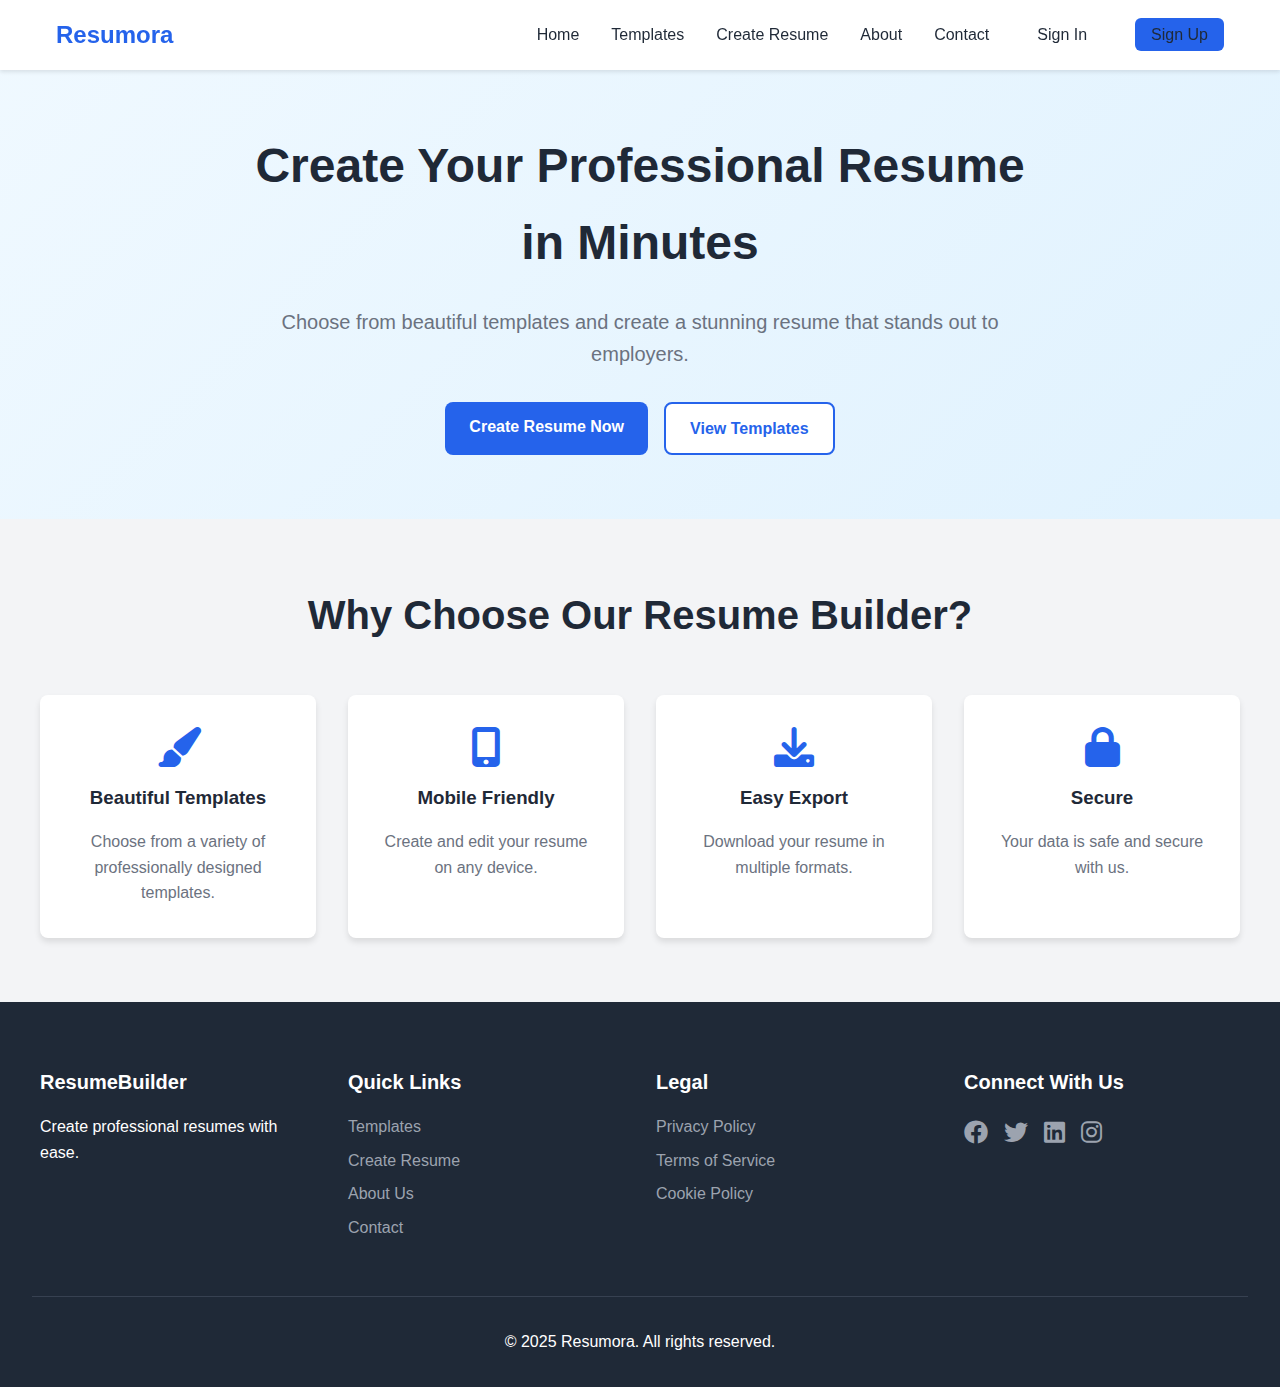
<file: index.html>
<!DOCTYPE html>
<html lang="en">
<head>
    <meta charset="UTF-8">
    <meta name="viewport" content="width=device-width, initial-scale=1.0">
    <title>Resumora - Your Smart Resume Builder</title>
    <link rel="stylesheet" href="styles/main.css">
    <link rel="stylesheet" href="https://cdnjs.cloudflare.com/ajax/libs/font-awesome/6.0.0/css/all.min.css">
</head>
<body>
    <!-- Header/Navigation -->
    <header class="header">
        <nav class="nav-container">
            <div class="logo">
                <a href="index.html">Resumora</a>
            </div>
            <ul class="nav-links">
                <li><a href="index.html" class="active">Home</a></li>
                <li><a href="templates.html">Templates</a></li>
                <li><a href="create.html">Create Resume</a></li>
                <li><a href="about.html">About</a></li>
                <li><a href="contact.html">Contact</a></li>
                <li><a href="login.html" class="btn-login">Sign In</a></li>
                <li><a href="login.html" class="btn-signup">Sign Up</a></li>
            </ul>
            <div class="mobile-menu">
                <i class="fas fa-bars"></i>
            </div>
        </nav>
    </header>

    <!-- Hero Section -->
    <section class="hero">
        <div class="hero-content">
            <h1>Create Your Professional Resume in Minutes</h1>
            <p>Choose from beautiful templates and create a stunning resume that stands out to employers.</p>
            <div class="hero-buttons">
                <a href="create.html" class="btn-primary">Create Resume Now</a>
                <a href="templates.html" class="btn-secondary">View Templates</a>
            </div>
        </div>
    </section>

    <!-- Features Section -->
    <section class="features">
        <h2>Why Choose Our Resume Builder?</h2>
        <div class="features-grid">
            <div class="feature-card">
                <i class="fas fa-paint-brush"></i>
                <h3>Beautiful Templates</h3>
                <p>Choose from a variety of professionally designed templates.</p>
            </div>
            <div class="feature-card">
                <i class="fas fa-mobile-alt"></i>
                <h3>Mobile Friendly</h3>
                <p>Create and edit your resume on any device.</p>
            </div>
            <div class="feature-card">
                <i class="fas fa-download"></i>
                <h3>Easy Export</h3>
                <p>Download your resume in multiple formats.</p>
            </div>
            <div class="feature-card">
                <i class="fas fa-lock"></i>
                <h3>Secure</h3>
                <p>Your data is safe and secure with us.</p>
            </div>
        </div>
    </section>

    <!-- Footer -->
    <footer class="footer">
        <div class="footer-content">
            <div class="footer-section">
                <h4>ResumeBuilder</h4>
                <p>Create professional resumes with ease.</p>
            </div>
            <div class="footer-section">
                <h4>Quick Links</h4>
                <ul>
                    <li><a href="templates.html">Templates</a></li>
                    <li><a href="create.html">Create Resume</a></li>
                    <li><a href="about.html">About Us</a></li>
                    <li><a href="contact.html">Contact</a></li>
                </ul>
            </div>
            <div class="footer-section">
                <h4>Legal</h4>
                <ul>
                    <li><a href="#">Privacy Policy</a></li>
                    <li><a href="#">Terms of Service</a></li>
                    <li><a href="#">Cookie Policy</a></li>
                </ul>
            </div>
            <div class="footer-section">
                <h4>Connect With Us</h4>
                <div class="social-links">
                    <a href="#"><i class="fab fa-facebook"></i></a>
                    <a href="#"><i class="fab fa-twitter"></i></a>
                    <a href="#"><i class="fab fa-linkedin"></i></a>
                    <a href="#"><i class="fab fa-instagram"></i></a>
                </div>
            </div>
        </div>
        <div class="footer-bottom">
            <p>&copy; 2025 Resumora. All rights reserved.</p>
        </div>
    </footer>

    <script src="scripts/main.js"></script>
</body>
</html>
</file>
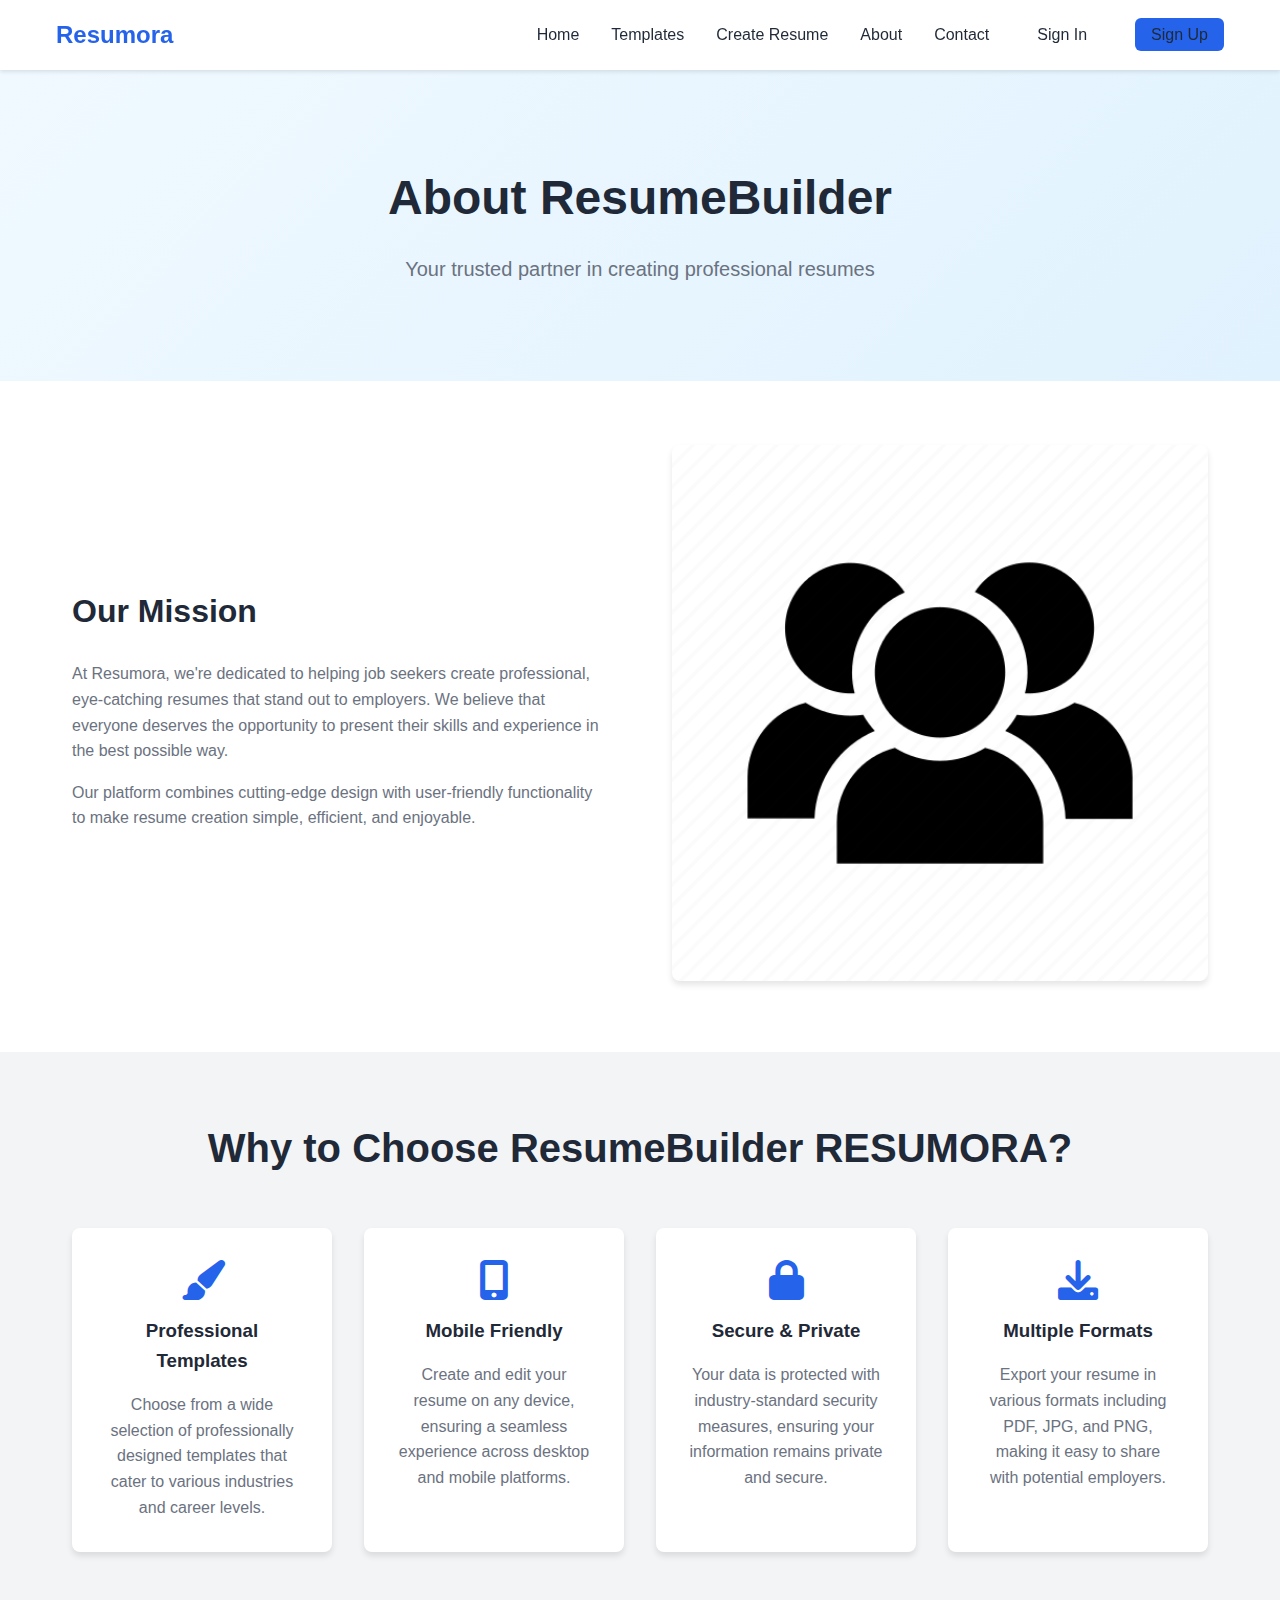
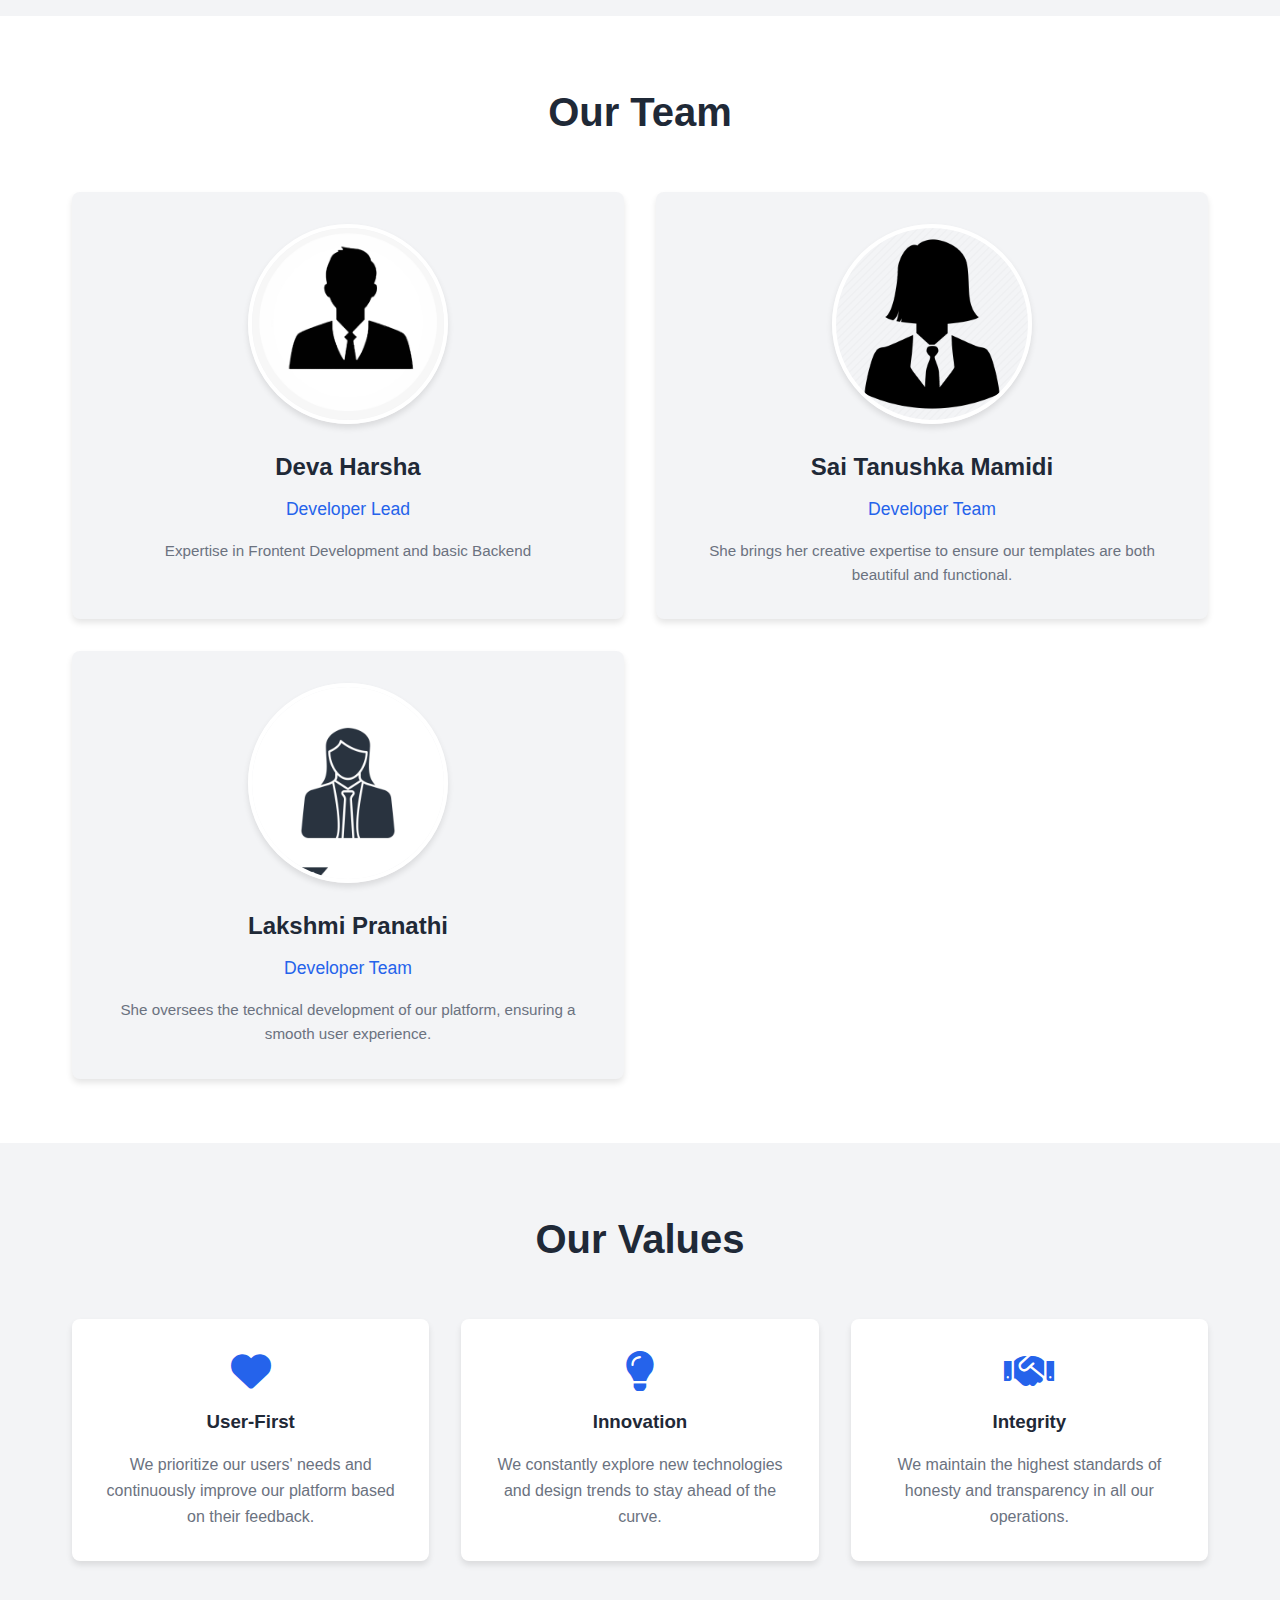
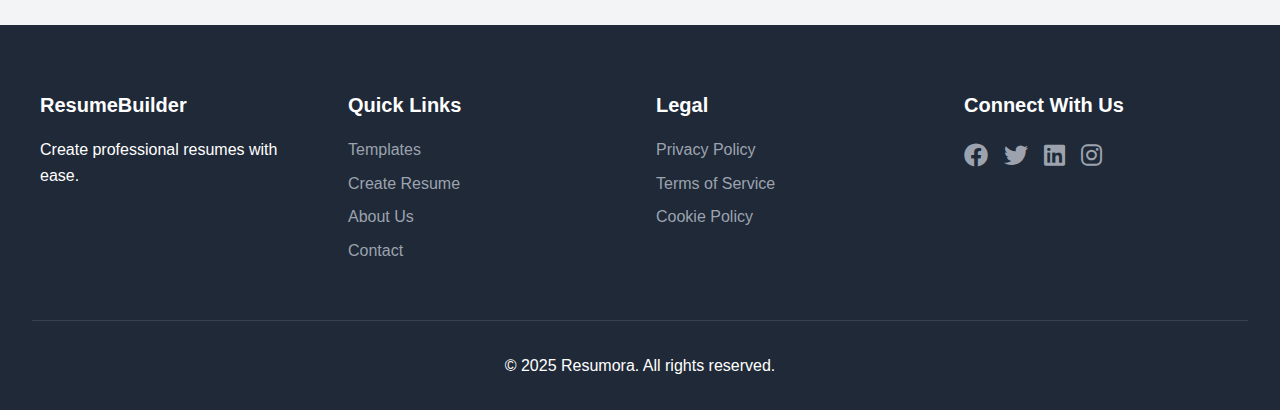
<file: about.html>
<!DOCTYPE html>
<html lang="en">
<head>
    <meta charset="UTF-8">
    <meta name="viewport" content="width=device-width, initial-scale=1.0">
    <title>About Us - Resume Builder</title>
    <link rel="stylesheet" href="styles/main.css">
    <link rel="stylesheet" href="styles/about.css">
    <link rel="stylesheet" href="https://cdnjs.cloudflare.com/ajax/libs/font-awesome/6.0.0/css/all.min.css">
    </head>
<body>
    <!-- Header/Navigation -->
    <header class="header">
        <nav class="nav-container">
            <div class="logo">
                <a href="index.html">Resumora</a>
            </div>
            <ul class="nav-links">
                <li><a href="index.html">Home</a></li>
                <li><a href="templates.html">Templates</a></li>
                <li><a href="create.html">Create Resume</a></li>
                <li><a href="about.html" class="active">About</a></li>
                <li><a href="contact.html">Contact</a></li>
                <li><a href="login.html" class="btn-login">Sign In</a></li>
                <li><a href="login.html" class="btn-signup">Sign Up</a></li>
            </ul>
            <div class="mobile-menu">
                <i class="fas fa-bars"></i>
            </div>
        </nav>
    </header>

    <!-- About Section -->
    <main class="about-section">
        <!-- Hero Section -->
        <section class="about-hero">
            <div class="container">
                <h1>About ResumeBuilder</h1>
                <p>Your trusted partner in creating professional resumes</p>
            </div>
        </section>

        <!-- Mission Section -->
        <section class="mission-section">
            <div class="container">
                <div class="mission-content">
                    <div class="mission-text">
                        <h2>Our Mission</h2>
                        <p>At Resumora, we're dedicated to helping job seekers create professional, eye-catching resumes that stand out to employers. We believe that everyone deserves the opportunity to present their skills and experience in the best possible way.</p>
                        <p>Our platform combines cutting-edge design with user-friendly functionality to make resume creation simple, efficient, and enjoyable.</p>
                    </div>
                    <div class="mission-image">
                        <img src="pictures\group(1).png" alt="Our Mission">
                    </div>
                </div>
            </div>
        </section>

        <!-- Features Section -->
        <section class="features-section">
            <div class="container">
                <h2>Why to Choose ResumeBuilder RESUMORA?</h2>
                <div class="features-grid">
                    <div class="feature-card">
                        <i class="fas fa-paint-brush"></i>
                        <h3>Professional Templates</h3>
                        <p>Choose from a wide selection of professionally designed templates that cater to various industries and career levels.</p>
                    </div>
                    <div class="feature-card">
                        <i class="fas fa-mobile-alt"></i>
                        <h3>Mobile Friendly</h3>
                        <p>Create and edit your resume on any device, ensuring a seamless experience across desktop and mobile platforms.</p>
                    </div>
                    <div class="feature-card">
                        <i class="fas fa-lock"></i>
                        <h3>Secure & Private</h3>
                        <p>Your data is protected with industry-standard security measures, ensuring your information remains private and secure.</p>
                    </div>
                    <div class="feature-card">
                        <i class="fas fa-download"></i>
                        <h3>Multiple Formats</h3>
                        <p>Export your resume in various formats including PDF, JPG, and PNG, making it easy to share with potential employers.</p>
                    </div>
                </div>
            </div>
        </section>

        <!-- Team Section -->
        <section class="team-section">
            <div class="container">
                <h2>Our Team</h2>
                <div class="team-grid">
                    <div class="team-member">
                        <img src="pictures\team1.png" alt="Team Member 1">
                        <h3>Deva Harsha</h3>
                        <p class="position">Developer Lead</p>
                        <p class="bio">Expertise in Frontent Development and basic Backend</p>
                    </div>
                    
                    <div class="team-member">
                        <img src="pictures\team3.webp" alt="Team Member 2">
                        <h3>Sai Tanushka Mamidi</h3>
                        <p class="position">Developer Team</p>
                        <p class="bio">She brings her creative expertise to ensure our templates are both beautiful and functional.</p>
                    </div>
                    <div class="team-member">
                        <img src="pictures\team2.jpg" alt="Team Member 3">
                        <h3>Lakshmi Pranathi</h3>
                        <p class="position">Developer Team</p>
                        <p class="bio">She oversees the technical development of our platform, ensuring a smooth user experience.</p>
                    </div>
                </div>
            </div>
        </section>

        <!-- Values Section -->
        <section class="values-section">
            <div class="container">
                <h2>Our Values</h2>
                <div class="values-grid">
                    <div class="value-card">
                        <i class="fas fa-heart"></i>
                        <h3>User-First</h3>
                        <p>We prioritize our users' needs and continuously improve our platform based on their feedback.</p>
                    </div>
                    <div class="value-card">
                        <i class="fas fa-lightbulb"></i>
                        <h3>Innovation</h3>
                        <p>We constantly explore new technologies and design trends to stay ahead of the curve.</p>
                    </div>
                    <div class="value-card">
                        <i class="fas fa-handshake"></i>
                        <h3>Integrity</h3>
                        <p>We maintain the highest standards of honesty and transparency in all our operations.</p>
                    </div>
                </div>
            </div>
        </section>
    </main>

    <!-- Footer -->
    <footer class="footer">
        <div class="footer-content">
            <div class="footer-section">
                <h4>ResumeBuilder</h4>
                <p>Create professional resumes with ease.</p>
            </div>
            <div class="footer-section">
                <h4>Quick Links</h4>
                <ul>
                    <li><a href="templates.html">Templates</a></li>
                    <li><a href="create.html">Create Resume</a></li>
                    <li><a href="about.html">About Us</a></li>
                    <li><a href="contact.html">Contact</a></li>
                </ul>
            </div>
            <div class="footer-section">
                <h4>Legal</h4>
                <ul>
                    <li><a href="#">Privacy Policy</a></li>
                    <li><a href="#">Terms of Service</a></li>
                    <li><a href="#">Cookie Policy</a></li>
                </ul>
            </div>
            <div class="footer-section">
                <h4>Connect With Us</h4>
                <div class="social-links">
                    <a href="#"><i class="fab fa-facebook"></i></a>
                    <a href="#"><i class="fab fa-twitter"></i></a>
                    <a href="#"><i class="fab fa-linkedin"></i></a>
                    <a href="#"><i class="fab fa-instagram"></i></a>
                </div>
            </div>
        </div>
        <div class="footer-bottom">
            <p>&copy; 2025 Resumora. All rights reserved. </p>
        </div>
    </footer>

    <script src="scripts/main.js"></script>
</body>
</html>
</file>
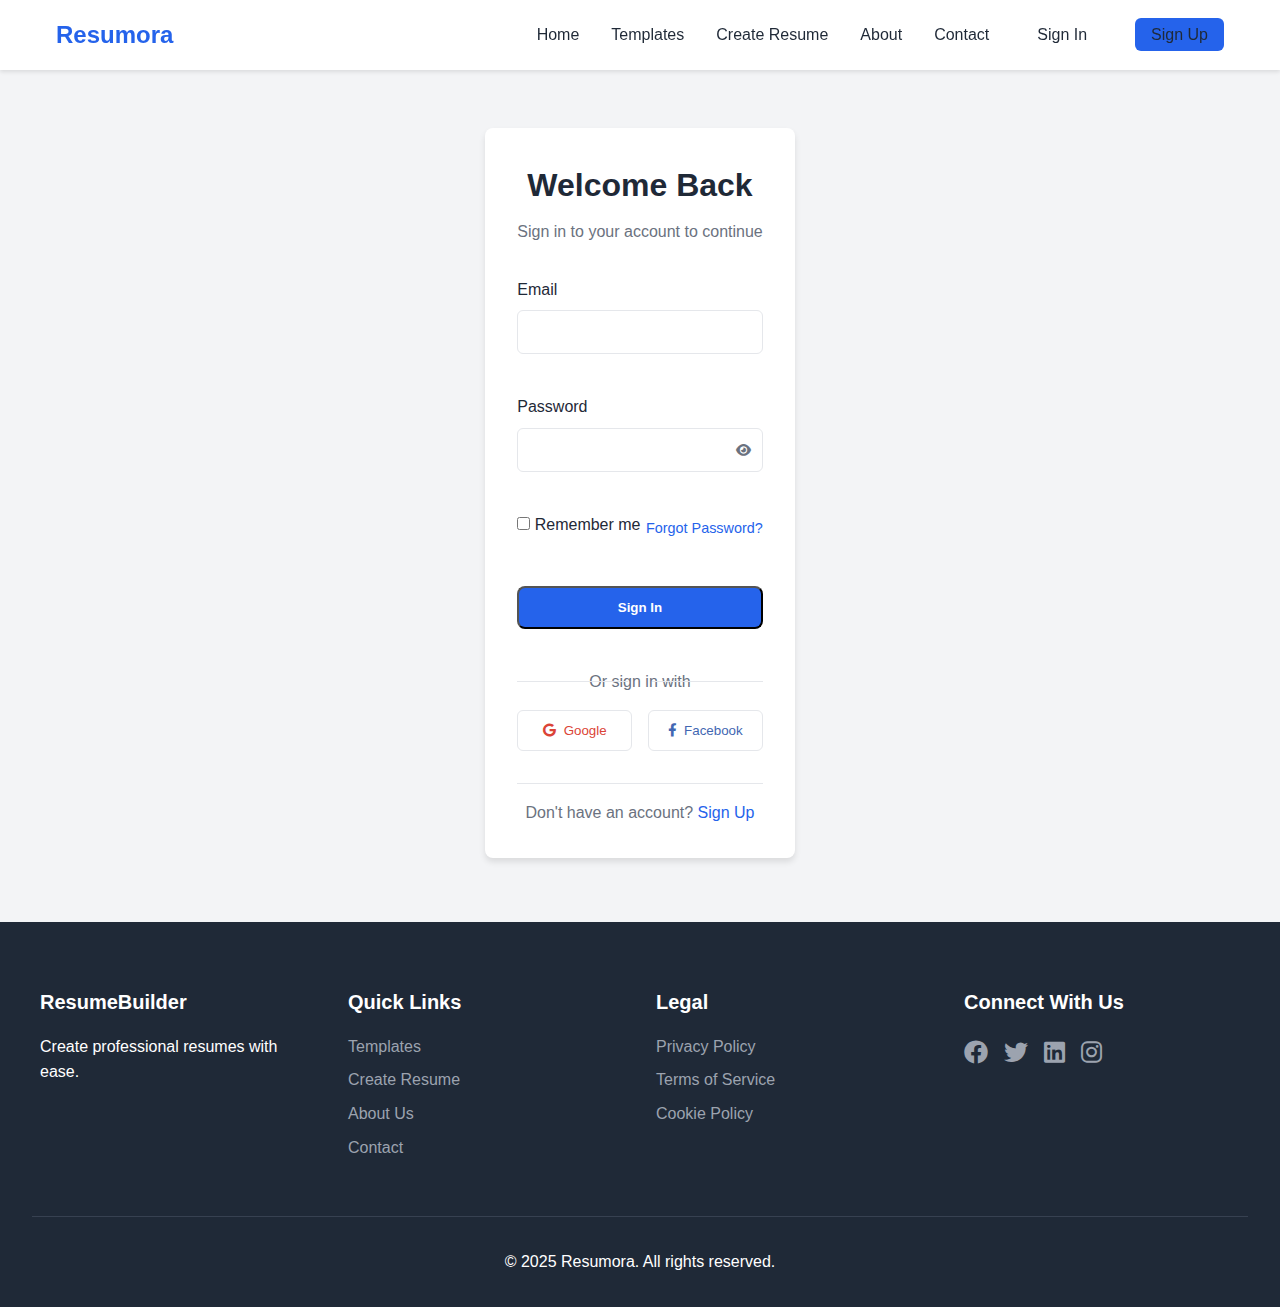
<file: login.html>
<!DOCTYPE html>
<html lang="en">
<head>
    <meta charset="UTF-8">
    <meta name="viewport" content="width=device-width, initial-scale=1.0">
    <title>Login - Resume Builder</title>
    <link rel="stylesheet" href="styles/main.css">
    <link rel="stylesheet" href="styles/login.css">
    <link rel="stylesheet" href="https://cdnjs.cloudflare.com/ajax/libs/font-awesome/6.0.0/css/all.min.css">
</head>
<body>
    <!-- Header/Navigation -->
    <header class="header">
        <nav class="nav-container">
            <div class="logo">
                <a href="index.html">Resumora</a>
            </div>
            <ul class="nav-links">
                <li><a href="index.html">Home</a></li>
                <li><a href="templates.html">Templates</a></li>
                <li><a href="create.html">Create Resume</a></li>
                <li><a href="about.html">About</a></li>
                <li><a href="contact.html">Contact</a></li>
                <li><a href="login.html" class="btn-login active">Sign In</a></li>
                <li><a href="login.html" class="btn-signup">Sign Up</a></li>
            </ul>
            <div class="mobile-menu">
                <i class="fas fa-bars"></i>
            </div>
        </nav>
    </header>

    <!-- Login Section -->
    <main class="login-section">
        <div class="container">
            <div class="auth-container">
                <!-- Login Form -->
                <div class="auth-form login-form active">
                    <h2>Welcome Back</h2>
                    <p>Sign in to your account to continue</p>
                    <form id="loginForm" class="auth-form-content">
                        <div class="form-group">
                            <label for="loginEmail">Email</label>
                            <input type="email" id="loginEmail" name="email" required>
                        </div>
                        <div class="form-group">
                            <label for="loginPassword">Password</label>
                            <div class="password-input">
                                <input type="password" id="loginPassword" name="password" required>
                                <button type="button" class="toggle-password">
                                    <i class="fas fa-eye"></i>
                                </button>
                            </div>
                        </div>
                        <div class="form-group remember-forgot">
                            <label class="remember-me">
                                <input type="checkbox" name="remember">
                                <span>Remember me</span>
                            </label>
                            <a href="#" class="forgot-password">Forgot Password?</a>
                        </div>
                        <button type="submit" class="btn-primary">Sign In</button>
                        <div class="social-login">
                            <p>Or sign in with</p>
                            <div class="social-buttons">
                                <button type="button" class="btn-social google">
                                    <i class="fab fa-google"></i>
                                    Google
                                </button>
                                <button type="button" class="btn-social facebook">
                                    <i class="fab fa-facebook-f"></i>
                                    Facebook
                                </button>
                            </div>
                        </div>
                    </form>
                    <div class="auth-switch">
                        <p>Don't have an account? <a href="#" id="showRegister">Sign Up</a></p>
                    </div>
                </div>

                <!-- Register Form -->
                <div class="auth-form register-form">
                    <h2>Create Account</h2>
                    <p>Join us to create your professional resume</p>
                    <form id="registerForm" class="auth-form-content">
                        <div class="form-group">
                            <label for="registerName">Full Name</label>
                            <input type="text" id="registerName" name="name" required>
                        </div>
                        <div class="form-group">
                            <label for="registerEmail">Email</label>
                            <input type="email" id="registerEmail" name="email" required>
                        </div>
                        <div class="form-group">
                            <label for="registerPassword">Password</label>
                            <div class="password-input">
                                <input type="password" id="registerPassword" name="password" required>
                                <button type="button" class="toggle-password">
                                    <i class="fas fa-eye"></i>
                                </button>
                            </div>
                        </div>
                        <div class="form-group">
                            <label for="confirmPassword">Confirm Password</label>
                            <div class="password-input">
                                <input type="password" id="confirmPassword" name="confirmPassword" required>
                                <button type="button" class="toggle-password">
                                    <i class="fas fa-eye"></i>
                                </button>
                            </div>
                        </div>
                        <div class="form-group terms">
                            <label class="remember-me">
                                <input type="checkbox" name="terms" required>
                                <span>I agree to the <a href="#">Terms of Service</a> and <a href="#">Privacy Policy</a></span>
                            </label>
                        </div>
                        <button type="submit" class="btn-primary">Create Account</button>
                        <div class="social-login">
                            <p>Or sign up with</p>
                            <div class="social-buttons">
                                <button type="button" class="btn-social google">
                                    <i class="fab fa-google"></i>
                                    Google
                                </button>
                                <button type="button" class="btn-social facebook">
                                    <i class="fab fa-facebook-f"></i>
                                    Facebook
                                </button>
                            </div>
                        </div>
                    </form>
                    <div class="auth-switch">
                        <p>Already have an account? <a href="#" id="showLogin">Sign In</a></p>
                    </div>
                </div>
            </div>
        </div>
    </main>

    <!-- Footer -->
    <footer class="footer">
        <div class="footer-content">
            <div class="footer-section">
                <h4>ResumeBuilder</h4>
                <p>Create professional resumes with ease.</p>
            </div>
            <div class="footer-section">
                <h4>Quick Links</h4>
                <ul>
                    <li><a href="templates.html">Templates</a></li>
                    <li><a href="create.html">Create Resume</a></li>
                    <li><a href="about.html">About Us</a></li>
                    <li><a href="contact.html">Contact</a></li>
                </ul>
            </div>
            <div class="footer-section">
                <h4>Legal</h4>
                <ul>
                    <li><a href="#">Privacy Policy</a></li>
                    <li><a href="#">Terms of Service</a></li>
                    <li><a href="#">Cookie Policy</a></li>
                </ul>
            </div>
            <div class="footer-section">
                <h4>Connect With Us</h4>
                <div class="social-links">
                    <a href="#"><i class="fab fa-facebook"></i></a>
                    <a href="#"><i class="fab fa-twitter"></i></a>
                    <a href="#"><i class="fab fa-linkedin"></i></a>
                    <a href="#"><i class="fab fa-instagram"></i></a>
                </div>
            </div>
        </div>
        <div class="footer-bottom">
            <p>&copy; 2025 Resumora. All rights reserved.</p>
        </div>
    </footer>

    <script src="scripts/main.js"></script>
    <script src="scripts/auth.js"></script>
</body>
</html>
</file>
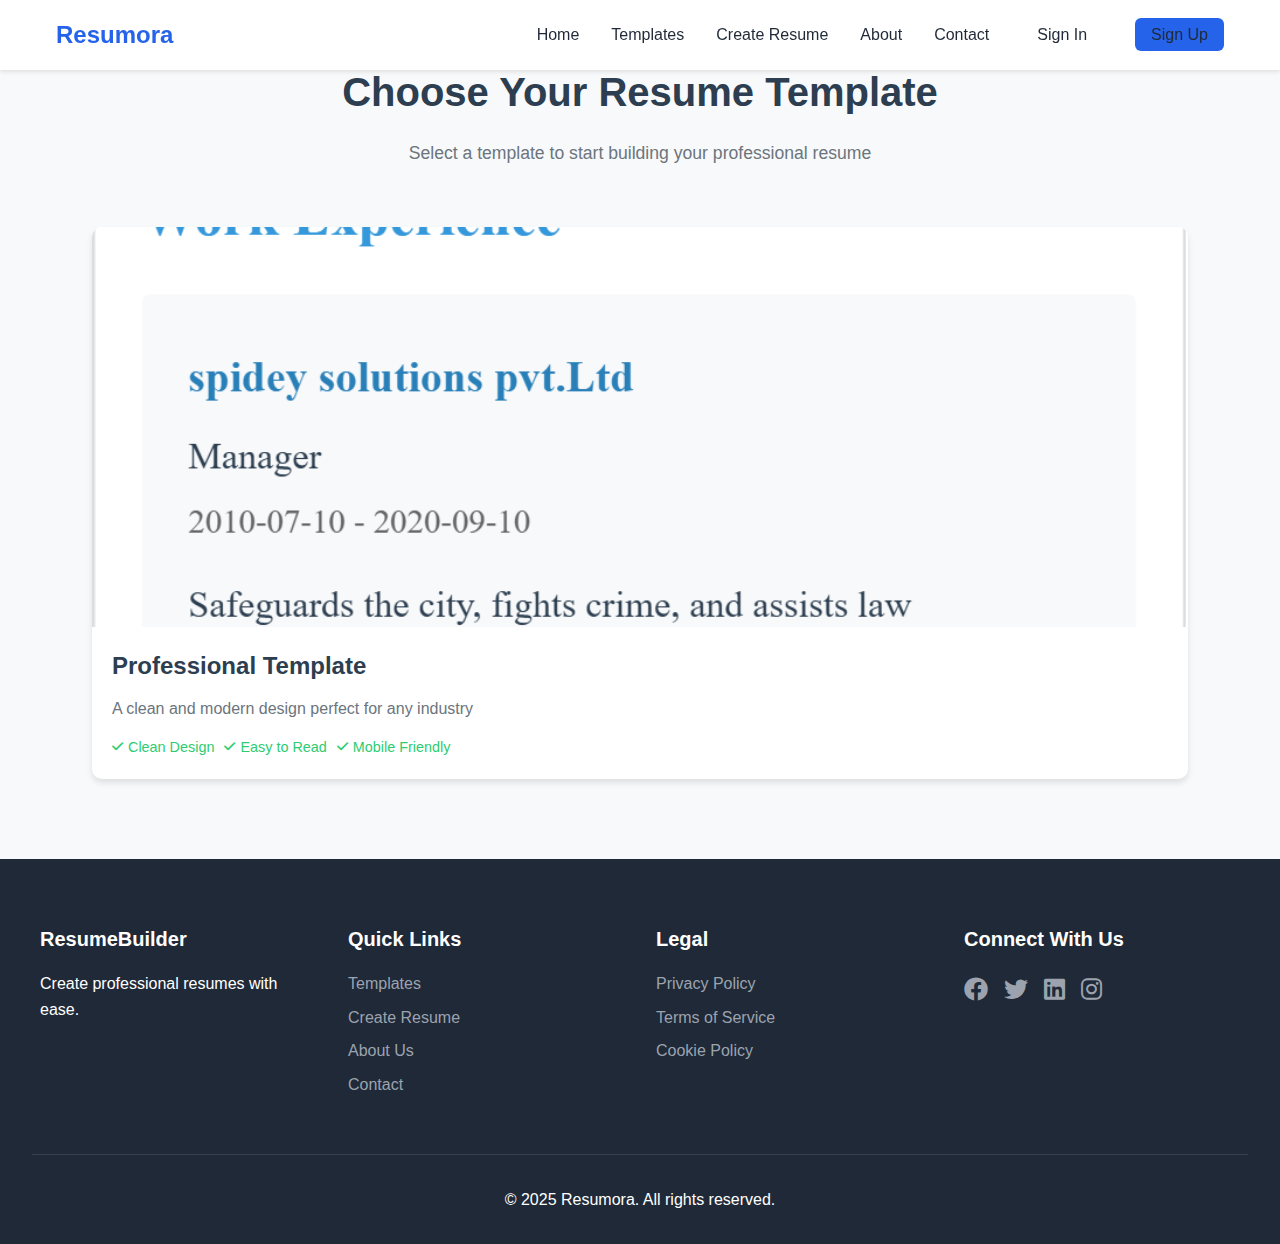
<file: templates.html>
<!DOCTYPE html>
<html lang="en">
<head>
    <meta charset="UTF-8">
    <meta name="viewport" content="width=device-width, initial-scale=1.0">
    <title>Resume Templates - ResumeBuilder</title>
    <link rel="stylesheet" href="styles/main.css">
    <link rel="stylesheet" href="styles/templates.css">
    <link rel="stylesheet" href="https://cdnjs.cloudflare.com/ajax/libs/font-awesome/6.0.0/css/all.min.css">
</head>
<body>
    <!-- Header/Navigation -->
    <header class="header">
        <nav class="nav-container">
            <div class="logo">
                <a href="index.html">Resumora</a>
            </div>
            <ul class="nav-links">
                <li><a href="index.html">Home</a></li>
                <li><a href="templates.html" class="active">Templates</a></li>
                <li><a href="create.html">Create Resume</a></li>
                <li><a href="about.html">About</a></li>
                <li><a href="contact.html">Contact</a></li>
                <li><a href="login.html" class="btn-login">Sign In</a></li>
                <li><a href="login.html" class="btn-signup">Sign Up</a></li>
            </ul>
            <div class="mobile-menu">
                <i class="fas fa-bars"></i>
            </div>
        </nav>
    </header>

    <!-- Main Content -->
    <main class="templates-section">
        <div class="container">
            <div class="templates-header">
                <h1>Choose Your Resume Template</h1>
                <p>Select a template to start building your professional resume</p>
            </div>

            <div class="templates-grid">
                <!-- Single Professional Template -->
                <div class="template-card">
                    <div class="template-preview">
                        <img src="pictures\resume.jpg" alt="Professional Template Preview">
                        <div class="template-overlay">
                            <button class="btn-preview" onclick="previewTemplate()">
                                <i class="fas fa-eye"></i> Preview
                            </button>
                            <a href="create.html" class="btn-use-template">
                                <i class="fas fa-check"></i> Use Template
                            </a>
                        </div>
                    </div>
                    <div class="template-info">
                        <h3>Professional Template</h3>
                        <p>A clean and modern design perfect for any industry</p>
                        <div class="template-features">
                            <span><i class="fas fa-check"></i> Clean Design</span>
                            <span><i class="fas fa-check"></i> Easy to Read</span>
                            <span><i class="fas fa-check"></i> Mobile Friendly</span>
                        </div>
                    </div>
                </div>
            </div>
        </div>
    </main>

    <!-- Preview Modal -->
    <div id="previewModal" class="preview-modal">
        <div class="modal-content">
            <button class="close-modal" onclick="closePreview()">
                <i class="fas fa-times"></i>
            </button>
            <div class="preview-container">
                <img src="pictures\resume.jpg" alt="Template Preview">
            </div>
        </div>
    </div>

    <!-- Footer -->
    <footer class="footer">
        <div class="footer-content">
            <div class="footer-section">
                <h4>ResumeBuilder</h4>
                <p>Create professional resumes with ease.</p>
            </div>
            <div class="footer-section">
                <h4>Quick Links</h4>
                <ul>
                    <li><a href="templates.html">Templates</a></li>
                    <li><a href="create.html">Create Resume</a></li>
                    <li><a href="about.html">About Us</a></li>
                    <li><a href="contact.html">Contact</a></li>
                </ul>
            </div>
            <div class="footer-section">
                <h4>Legal</h4>
                <ul>
                    <li><a href="#">Privacy Policy</a></li>
                    <li><a href="#">Terms of Service</a></li>
                    <li><a href="#">Cookie Policy</a></li>
                </ul>
            </div>
            <div class="footer-section">
                <h4>Connect With Us</h4>
                <div class="social-links">
                    <a href="#"><i class="fab fa-facebook"></i></a>
                    <a href="#"><i class="fab fa-twitter"></i></a>
                    <a href="#"><i class="fab fa-linkedin"></i></a>
                    <a href="#"><i class="fab fa-instagram"></i></a>
                </div>
            </div>
        </div>
        <div class="footer-bottom">
            <p>&copy; 2025 Resumora. All rights reserved.</p>
        </div>
    </footer>

    <!-- Load custom scripts -->
    <script src="scripts/main.js"></script>
    <script>
        // Preview template function
        function previewTemplate() {
            const modal = document.getElementById('previewModal');
            modal.style.display = 'flex';
        }

        // Close preview function
        function closePreview() {
            const modal = document.getElementById('previewModal');
            modal.style.display = 'none';
        }

        // Close modal when clicking outside
        window.onclick = function(event) {
            const modal = document.getElementById('previewModal');
            if (event.target === modal) {
                modal.style.display = 'none';
            }
        }
    </script>
</body>
</html>
</file>
<file: styles/about.css>
/* About Section Styles */
.about-section {
    padding-top: 4rem;
}

/* Hero Section */
.about-hero {
    background: linear-gradient(135deg, #f0f9ff 0%, #e0f2fe 100%);
    padding: 6rem 2rem;
    text-align: center;
}

.about-hero h1 {
    font-size: 3rem;
    color: var(--text-color);
    margin-bottom: 1rem;
}

.about-hero p {
    font-size: 1.25rem;
    color: var(--light-text);
}

/* Mission Section */
.mission-section {
    padding: 4rem 2rem;
    background-color: white;
}

.mission-content {
    display: grid;
    grid-template-columns: 1fr 1fr;
    gap: 4rem;
    align-items: center;
}

.mission-text h2 {
    font-size: 2rem;
    color: var(--text-color);
    margin-bottom: 1.5rem;
}

.mission-text p {
    color: var(--light-text);
    margin-bottom: 1rem;
    line-height: 1.6;
}

.mission-image img {
    width: 100%;
    border-radius: 0.5rem;
    box-shadow: 0 4px 6px rgba(0, 0, 0, 0.1);
}

/* Features Section */
.features-section {
    padding: 4rem 2rem;
    background-color: var(--light-background);
}

.features-section h2 {
    text-align: center;
    font-size: 2.5rem;
    color: var(--text-color);
    margin-bottom: 3rem;
}

.features-grid {
    display: grid;
    grid-template-columns: repeat(auto-fit, minmax(250px, 1fr));
    gap: 2rem;
    max-width: 1200px;
    margin: 0 auto;
}

.feature-card {
    background-color: white;
    padding: 2rem;
    border-radius: 0.5rem;
    text-align: center;
    box-shadow: 0 4px 6px rgba(0, 0, 0, 0.1);
    transition: transform 0.3s ease;
}

.feature-card:hover {
    transform: translateY(-5px);
}

.feature-card i {
    font-size: 2.5rem;
    color: var(--primary-color);
    margin-bottom: 1rem;
}

.feature-card h3 {
    margin-bottom: 1rem;
    color: var(--text-color);
}

.feature-card p {
    color: var(--light-text);
    line-height: 1.6;
}

/* Team Section */
.team-section {
    padding: 4rem 2rem;
    background-color: white;
}

.team-section h2 {
    text-align: center;
    font-size: 2.5rem;
    color: var(--text-color);
    margin-bottom: 3rem;
}

.team-grid {
    display: grid;
    grid-template-columns: repeat(2, 1fr);
    gap: 2rem;
    max-width: 1200px;
    margin: 0 auto;
}

.team-member {
    text-align: center;
    background-color: var(--light-background);
    border-radius: 0.5rem;
    overflow: hidden;
    box-shadow: 0 4px 6px rgba(0, 0, 0, 0.1);
    padding: 2rem 1rem;
}

.team-member img {
    width: 200px;
    height: 200px;
    object-fit: cover;
    border-radius: 50%;
    margin: 0 auto 1.5rem;
    display: block;
    border: 4px solid white;
    box-shadow: 0 4px 6px rgba(0, 0, 0, 0.1);
}

.team-member h3 {
    margin: 0 0 0.5rem;
    color: var(--text-color);
    font-size: 1.5rem;
}

.team-member .position {
    color: var(--primary-color);
    font-weight: 500;
    margin-bottom: 1rem;
    font-size: 1.1rem;
}

.team-member .bio {
    color: var(--light-text);
    padding: 0 1rem;
    line-height: 1.6;
    font-size: 0.95rem;
}

/* Values Section */
.values-section {
    padding: 4rem 2rem;
    background-color: var(--light-background);
}

.values-section h2 {
    text-align: center;
    font-size: 2.5rem;
    color: var(--text-color);
    margin-bottom: 3rem;
}

.values-grid {
    display: grid;
    grid-template-columns: repeat(auto-fit, minmax(300px, 1fr));
    gap: 2rem;
    max-width: 1200px;
    margin: 0 auto;
}

.value-card {
    background-color: white;
    padding: 2rem;
    border-radius: 0.5rem;
    text-align: center;
    box-shadow: 0 4px 6px rgba(0, 0, 0, 0.1);
}

.value-card i {
    font-size: 2.5rem;
    color: var(--primary-color);
    margin-bottom: 1rem;
}

.value-card h3 {
    margin-bottom: 1rem;
    color: var(--text-color);
}

.value-card p {
    color: var(--light-text);
    line-height: 1.6;
}

/* Responsive Design */
@media (max-width: 768px) {
    .about-hero {
        padding: 4rem 1rem;
    }

    .about-hero h1 {
        font-size: 2rem;
    }

    .mission-content {
        grid-template-columns: 1fr;
        gap: 2rem;
    }

    .features-section,
    .team-section,
    .values-section {
        padding: 3rem 1rem;
    }

    .features-section h2,
    .team-section h2,
    .values-section h2 {
        font-size: 2rem;
    }

    .team-member img {
        width: 150px;
        height: 150px;
    }

    .team-member h3 {
        font-size: 1.3rem;
    }

    .team-member .position {
        font-size: 1rem;
    }

    .team-member .bio {
        font-size: 0.9rem;
    }

    .team-grid {
        grid-template-columns: 1fr;
        gap: 2rem;
    }
}

/* Animation Classes */
.fade-in {
    animation: fadeIn 0.3s ease-in;
}

@keyframes fadeIn {
    from {
        opacity: 0;
    }
    to {
        opacity: 1;
    }
}

.slide-up {
    animation: slideUp 0.3s ease-out;
}

@keyframes slideUp {
    from {
        transform: translateY(20px);
        opacity: 0;
    }
    to {
        transform: translateY(0);
        opacity: 1;
    }
}
</file>
<file: styles/login.css>
/* Login Section Styles */
.login-section {
    padding: 8rem 2rem 4rem;
    min-height: 100vh;
    background-color: var(--light-background);
    display: flex;
    align-items: center;
}

.auth-container {
    max-width: 500px;
    margin: 0 auto;
    background-color: white;
    border-radius: 0.5rem;
    box-shadow: 0 4px 6px rgba(0, 0, 0, 0.1);
    padding: 2rem;
}

.auth-form {
    display: none;
}

.auth-form.active {
    display: block;
}

.auth-form h2 {
    font-size: 2rem;
    color: var(--text-color);
    margin-bottom: 0.5rem;
    text-align: center;
}

.auth-form p {
    color: var(--light-text);
    text-align: center;
    margin-bottom: 2rem;
}

.auth-form-content {
    display: flex;
    flex-direction: column;
    gap: 1.5rem;
}

/* Form Group Styles */
.form-group {
    margin-bottom: 1rem;
}

.form-group label {
    display: block;
    margin-bottom: 0.5rem;
    color: var(--text-color);
    font-weight: 500;
}

.form-group input {
    width: 100%;
    padding: 0.75rem;
    border: 1px solid var(--border-color);
    border-radius: 0.375rem;
    font-size: 1rem;
    transition: border-color 0.3s ease;
}

.form-group input:focus {
    outline: none;
    border-color: var(--primary-color);
}

/* Password Input Styles */
.password-input {
    position: relative;
}

.toggle-password {
    position: absolute;
    right: 0.75rem;
    top: 50%;
    transform: translateY(-50%);
    background: none;
    border: none;
    color: var(--light-text);
    cursor: pointer;
    padding: 0;
}

.toggle-password:hover {
    color: var(--text-color);
}

/* Remember Me and Forgot Password */
.remember-forgot {
    display: flex;
    justify-content: space-between;
    align-items: center;
}

.remember-me {
    display: flex;
    align-items: center;
    gap: 0.5rem;
    cursor: pointer;
}

.remember-me input[type="checkbox"] {
    width: auto;
    margin: 0;
}

.forgot-password {
    color: var(--primary-color);
    text-decoration: none;
    font-size: 0.9rem;
}

.forgot-password:hover {
    text-decoration: underline;
}

/* Social Login */
.social-login {
    text-align: center;
    margin-top: 1rem;
}

.social-login p {
    color: var(--light-text);
    margin-bottom: 1rem;
    position: relative;
}

.social-login p::before,
.social-login p::after {
    content: "";
    position: absolute;
    top: 50%;
    width: 45%;
    height: 1px;
    background-color: var(--border-color);
}

.social-login p::before {
    left: 0;
}

.social-login p::after {
    right: 0;
}

.social-buttons {
    display: flex;
    gap: 1rem;
}

.btn-social {
    flex: 1;
    padding: 0.75rem;
    border: 1px solid var(--border-color);
    border-radius: 0.375rem;
    background-color: white;
    color: var(--text-color);
    font-weight: 500;
    cursor: pointer;
    transition: all 0.3s ease;
    display: flex;
    align-items: center;
    justify-content: center;
    gap: 0.5rem;
}

.btn-social:hover {
    background-color: var(--light-background);
}

.btn-social.google {
    color: #db4437;
}

.btn-social.facebook {
    color: #4267B2;
}

/* Auth Switch */
.auth-switch {
    text-align: center;
    margin-top: 2rem;
    padding-top: 1rem;
    border-top: 1px solid var(--border-color);
}

.auth-switch p {
    color: var(--light-text);
    margin: 0;
}

.auth-switch a {
    color: var(--primary-color);
    text-decoration: none;
    font-weight: 500;
}

.auth-switch a:hover {
    text-decoration: underline;
}

/* Terms Checkbox */
.terms {
    font-size: 0.9rem;
}

.terms a {
    color: var(--primary-color);
    text-decoration: none;
}

.terms a:hover {
    text-decoration: underline;
}

/* Responsive Design */
@media (max-width: 768px) {
    .login-section {
        padding: 6rem 1rem 3rem;
    }

    .auth-container {
        padding: 1.5rem;
    }

    .social-buttons {
        flex-direction: column;
    }

    .remember-forgot {
        flex-direction: column;
        gap: 1rem;
        align-items: flex-start;
    }
}

/* Animation Classes */
.fade-in {
    animation: fadeIn 0.3s ease-in;
}

@keyframes fadeIn {
    from {
        opacity: 0;
    }
    to {
        opacity: 1;
    }
}

.slide-up {
    animation: slideUp 0.3s ease-out;
}

@keyframes slideUp {
    from {
        transform: translateY(20px);
        opacity: 0;
    }
    to {
        transform: translateY(0);
        opacity: 1;
    }
}
</file>
<file: styles/templates.css>
/* Templates Page Styles */

/* Hero Section */
.hero-section {
    background: linear-gradient(135deg, #4a6bff 0%, #2541b2 100%);
    color: #fff;
    padding: 60px 0;
    text-align: center;
}

.hero-section h1 {
    font-size: 2.5rem;
    margin-bottom: 15px;
    animation: fadeInDown 0.8s ease-out;
}

.hero-section p {
    font-size: 1.2rem;
    max-width: 700px;
    margin: 0 auto;
    opacity: 0.9;
    animation: fadeInUp 0.8s ease-out;
}

/* Templates Section */
.templates-section {
    padding: 60px 0;
    background-color: #f8f9fa;
}

.templates-header {
    text-align: center;
    margin-bottom: 40px;
}

.templates-header h1 {
    font-size: 2.5rem;
    color: #2c3e50;
    margin-bottom: 15px;
}

.templates-header p {
    font-size: 1.1rem;
    color: #6c757d;
}

.templates-filter {
    margin-bottom: 40px;
    text-align: center;
}

.templates-filter h2 {
    margin-bottom: 20px;
    font-size: 1.8rem;
    color: #333;
}

.filter-options {
    display: flex;
    justify-content: center;
    flex-wrap: wrap;
    gap: 10px;
    margin-bottom: 30px;
}

.filter-btn {
    background-color: #fff;
    border: 1px solid #ddd;
    border-radius: 30px;
    padding: 8px 20px;
    font-size: 0.9rem;
    cursor: pointer;
    transition: all 0.3s ease;
}

.filter-btn:hover {
    background-color: #f0f0f0;
}

.filter-btn.active {
    background-color: #4a6bff;
    color: #fff;
    border-color: #4a6bff;
}

/* Templates Grid */
.templates-grid {
    display: grid;
    grid-template-columns: repeat(auto-fit, minmax(300px, 1fr));
    gap: 30px;
    padding: 20px;
}

.template-card {
    background: white;
    border-radius: 10px;
    overflow: hidden;
    box-shadow: 0 4px 6px rgba(0, 0, 0, 0.1);
    transition: transform 0.3s ease;
    
}

.template-card:hover {
    transform: translateY(-5px);
}

.template-preview {
    position: relative;
    height: 400px;
    overflow: hidden;
    
}

.template-preview img {
    width: 100%;
    height: 100%;
    object-fit: cover;
    object-position: center;
    transition: transform 0.3s ease;
}

.template-card:hover .template-preview img {
    transform: scale(1.05);
}

.template-overlay {
    position: absolute;
    top: 0;
    left: 0;
    right: 0;
    bottom: 0;
    background: rgba(0, 0, 0, 0.7);
    display: flex;
    flex-direction: column;
    justify-content: center;
    align-items: center;
    gap: 15px;
    opacity: 0;
    transition: opacity 0.3s ease;
}

.template-card:hover .template-overlay {
    opacity: 1;
}

.btn-preview,
.btn-use-template {
    padding: 10px 20px;
    border-radius: 5px;
    text-decoration: none;
    color: white;
    font-weight: 500;
    transition: transform 0.2s ease;
}

.btn-preview {
    background-color: #3498db;
    border: none;
    cursor: pointer;
}

.btn-use-template {
    background-color: #2ecc71;
}

.btn-preview:hover,
.btn-use-template:hover {
    transform: scale(1.05);
}

.template-info {
    padding: 20px;
}

.template-info h3 {
    font-size: 1.5rem;
    color: #2c3e50;
    margin-bottom: 10px;
}

.template-info p {
    color: #6c757d;
    margin-bottom: 15px;
}

.template-features {
    display: flex;
    flex-wrap: wrap;
    gap: 10px;
}

.template-features span {
    display: flex;
    align-items: center;
    gap: 5px;
    color: #2ecc71;
    font-size: 0.9rem;
}

.template-features i {
    font-size: 0.8rem;
}

/* Template Modal */
.template-modal {
    display: none;
    position: fixed;
    z-index: 1000;
    left: 0;
    top: 0;
    width: 100%;
    height: 100%;
    overflow: auto;
    background-color: rgba(0, 0, 0, 0.8);
}

.modal-content {
    background-color: #fff;
    margin: 5% auto;
    padding: 30px;
    border-radius: 8px;
    width: 80%;
    max-width: 900px;
    position: relative;
    animation: modalFadeIn 0.4s ease-out;
}

.close-modal {
    position: absolute;
    top: 15px;
    right: 20px;
    font-size: 28px;
    font-weight: bold;
    color: #aaa;
    cursor: pointer;
    transition: color 0.3s ease;
}

.close-modal:hover {
    color: #333;
}

.template-preview-container {
    margin: 20px 0;
    max-height: 70vh;
    overflow-y: auto;
    border: 1px solid #eee;
}

#useTemplateBtn {
    display: block;
    width: 200px;
    margin: 20px auto 0;
    padding: 12px 0;
    background-color: #4a6bff;
    color: #fff;
    text-align: center;
    border-radius: 4px;
    text-decoration: none;
    font-weight: 500;
    transition: background-color 0.3s ease;
}

#useTemplateBtn:hover {
    background-color: #3a5ae8;
}

/* Animations */
@keyframes fadeIn {
    from { opacity: 0; }
    to { opacity: 1; }
}

@keyframes fadeInDown {
    from {
        opacity: 0;
        transform: translateY(-20px);
    }
    to {
        opacity: 1;
        transform: translateY(0);
    }
}

@keyframes fadeInUp {
    from {
        opacity: 0;
        transform: translateY(20px);
    }
    to {
        opacity: 1;
        transform: translateY(0);
    }
}

@keyframes modalFadeIn {
    from {
        opacity: 0;
        transform: translateY(-50px);
    }
    to {
        opacity: 1;
        transform: translateY(0);
    }
}

/* Preview Modal */
.preview-modal {
    display: none;
    position: fixed;
    top: 0;
    left: 0;
    right: 0;
    bottom: 0;
    background-color: rgba(0, 0, 0, 0.8);
    z-index: 1000;
    justify-content: center;
    align-items: center;
}

.preview-container {
    max-height: 90vh;
    overflow: auto;
}

.preview-container img {
    width: 100%;
    height: auto;
    display: block;
}

/* Responsive Styles */
@media (max-width: 768px) {
    .templates-header h1 {
        font-size: 2rem;
    }

    .templates-header p {
        font-size: 1rem;
    }

    .template-preview {
        height: 300px;
    }

    .template-info h3 {
        font-size: 1.3rem;
    }

    .templates-grid {
        grid-template-columns: repeat(auto-fill, minmax(250px, 1fr));
        gap: 20px;
    }
    
    .modal-content {
        width: 95%;
        padding: 20px;
    }
    
    .hero-section {
        padding: 40px 0;
    }
    
    .hero-section h1 {
        font-size: 2rem;
    }
}

@media (max-width: 480px) {
    .templates-section {
        padding: 40px 0;
    }

    .templates-header h1 {
        font-size: 1.8rem;
    }

    .template-preview {
        height: 250px;
    }

    .btn-preview,
    .btn-use-template {
        padding: 8px 16px;
        font-size: 0.9rem;
    }

    .templates-grid {
        grid-template-columns: 1fr;
    }
    
    .filter-btn {
        padding: 6px 15px;
        font-size: 0.8rem;
    }
}
</file>
<file: styles/main.css>
/* Reset and Base Styles */
* {
    margin: 0;
    padding: 0;
    box-sizing: border-box;
}

:root {
    --primary-color: #2563eb;
    --secondary-color: #1e40af;
    --text-color: #1f2937;
    --light-text: #6b7280;
    --background-color: #ffffff;
    --light-background: #f3f4f6;
    --border-color: #e5e7eb;
    --success-color: #10b981;
    --error-color: #ef4444;
}

body {
    font-family: 'Inter', -apple-system, BlinkMacSystemFont, 'Segoe UI', Roboto, Oxygen, Ubuntu, Cantarell, sans-serif;
    line-height: 1.6;
    color: var(--text-color);
    background-color: var(--background-color);
}

/* Header Styles */
.header {
    position: fixed;
    top: 0;
    left: 0;
    right: 0;
    background-color: var(--background-color);
    box-shadow: 0 2px 4px rgba(0, 0, 0, 0.1);
    z-index: 1000;
}

.nav-container {
    max-width: 1200px;
    margin: 0 auto;
    padding: 1rem;
    display: flex;
    justify-content: space-between;
    align-items: center;
}

.logo a {
    font-size: 1.5rem;
    font-weight: 700;
    color: var(--primary-color);
    text-decoration: none;
}

.nav-links {
    display: flex;
    list-style: none;
    gap: 2rem;
    align-items: center;
}

.nav-links a {
    text-decoration: none;
    color: var(--text-color);
    font-weight: 500;
    transition: color 0.3s ease;
}

.nav-links a:hover {
    color: var(--primary-color);
}

.btn-login, .btn-signup {
    padding: 0.5rem 1rem;
    border-radius: 0.375rem;
}

.btn-login {
    color: var(--primary-color);
}

.btn-signup {
    background-color: var(--primary-color);
    color: white;
}

.btn-signup:hover {
    background-color: var(--secondary-color);
    color: white;
}

.mobile-menu {
    display: none;
    font-size: 1.5rem;
    cursor: pointer;
}

/* Hero Section */
.hero {
    padding: 8rem 2rem 4rem;
    background: linear-gradient(135deg, #f0f9ff 0%, #e0f2fe 100%);
    text-align: center;
}

.hero-content {
    max-width: 800px;
    margin: 0 auto;
}

.hero h1 {
    font-size: 3rem;
    margin-bottom: 1.5rem;
    color: var(--text-color);
}

.hero p {
    font-size: 1.25rem;
    color: var(--light-text);
    margin-bottom: 2rem;
}

.hero-buttons {
    display: flex;
    gap: 1rem;
    justify-content: center;
}

.btn-primary, .btn-secondary {
    padding: 0.75rem 1.5rem;
    border-radius: 0.5rem;
    font-weight: 600;
    text-decoration: none;
    transition: all 0.3s ease;
}

.btn-primary {
    background-color: var(--primary-color);
    color: white;
}

.btn-primary:hover {
    background-color: var(--secondary-color);
}

.btn-secondary {
    background-color: white;
    color: var(--primary-color);
    border: 2px solid var(--primary-color);
}

.btn-secondary:hover {
    background-color: var(--primary-color);
    color: white;
}

/* Features Section */
.features {
    padding: 4rem 2rem;
    background-color: var(--light-background);
}

.features h2 {
    text-align: center;
    font-size: 2.5rem;
    margin-bottom: 3rem;
}

.features-grid {
    display: grid;
    grid-template-columns: repeat(auto-fit, minmax(250px, 1fr));
    gap: 2rem;
    max-width: 1200px;
    margin: 0 auto;
}

.feature-card {
    background-color: white;
    padding: 2rem;
    border-radius: 0.5rem;
    text-align: center;
    box-shadow: 0 4px 6px rgba(0, 0, 0, 0.1);
    transition: transform 0.3s ease;
}

.feature-card:hover {
    transform: translateY(-5px);
}

.feature-card i {
    font-size: 2.5rem;
    color: var(--primary-color);
    margin-bottom: 1rem;
}

.feature-card h3 {
    margin-bottom: 1rem;
    color: var(--text-color);
}

.feature-card p {
    color: var(--light-text);
}

/* Footer */
.footer {
    background-color: var(--text-color);
    color: white;
    padding: 4rem 2rem 2rem;
}

.footer-content {
    max-width: 1200px;
    margin: 0 auto;
    display: grid;
    grid-template-columns: repeat(auto-fit, minmax(200px, 1fr));
    gap: 2rem;
}

.footer-section h4 {
    margin-bottom: 1rem;
    font-size: 1.25rem;
}

.footer-section ul {
    list-style: none;
}

.footer-section ul li {
    margin-bottom: 0.5rem;
}

.footer-section a {
    color: #9ca3af;
    text-decoration: none;
    transition: color 0.3s ease;
}

.footer-section a:hover {
    color: white;
}

.social-links {
    display: flex;
    gap: 1rem;
}

.social-links a {
    font-size: 1.5rem;
}

.footer-bottom {
    text-align: center;
    margin-top: 3rem;
    padding-top: 2rem;
    border-top: 1px solid #374151;
}

/* Responsive Design */
@media (max-width: 768px) {
    .nav-links {
        display: none;
    }

    .mobile-menu {
        display: block;
    }

    .hero h1 {
        font-size: 2rem;
    }

    .hero-buttons {
        flex-direction: column;
    }

    .features-grid {
        grid-template-columns: 1fr;
    }
}

/* Utility Classes */
.container {
    max-width: 1200px;
    margin: 0 auto;
    padding: 0 2rem;
}

.text-center {
    text-align: center;
}

.mt-1 { margin-top: 0.25rem; }
.mt-2 { margin-top: 0.5rem; }
.mt-3 { margin-top: 1rem; }
.mt-4 { margin-top: 1.5rem; }
.mt-5 { margin-top: 2rem; }

.mb-1 { margin-bottom: 0.25rem; }
.mb-2 { margin-bottom: 0.5rem; }
.mb-3 { margin-bottom: 1rem; }
.mb-4 { margin-bottom: 1.5rem; }
.mb-5 { margin-bottom: 2rem; }
</file>
